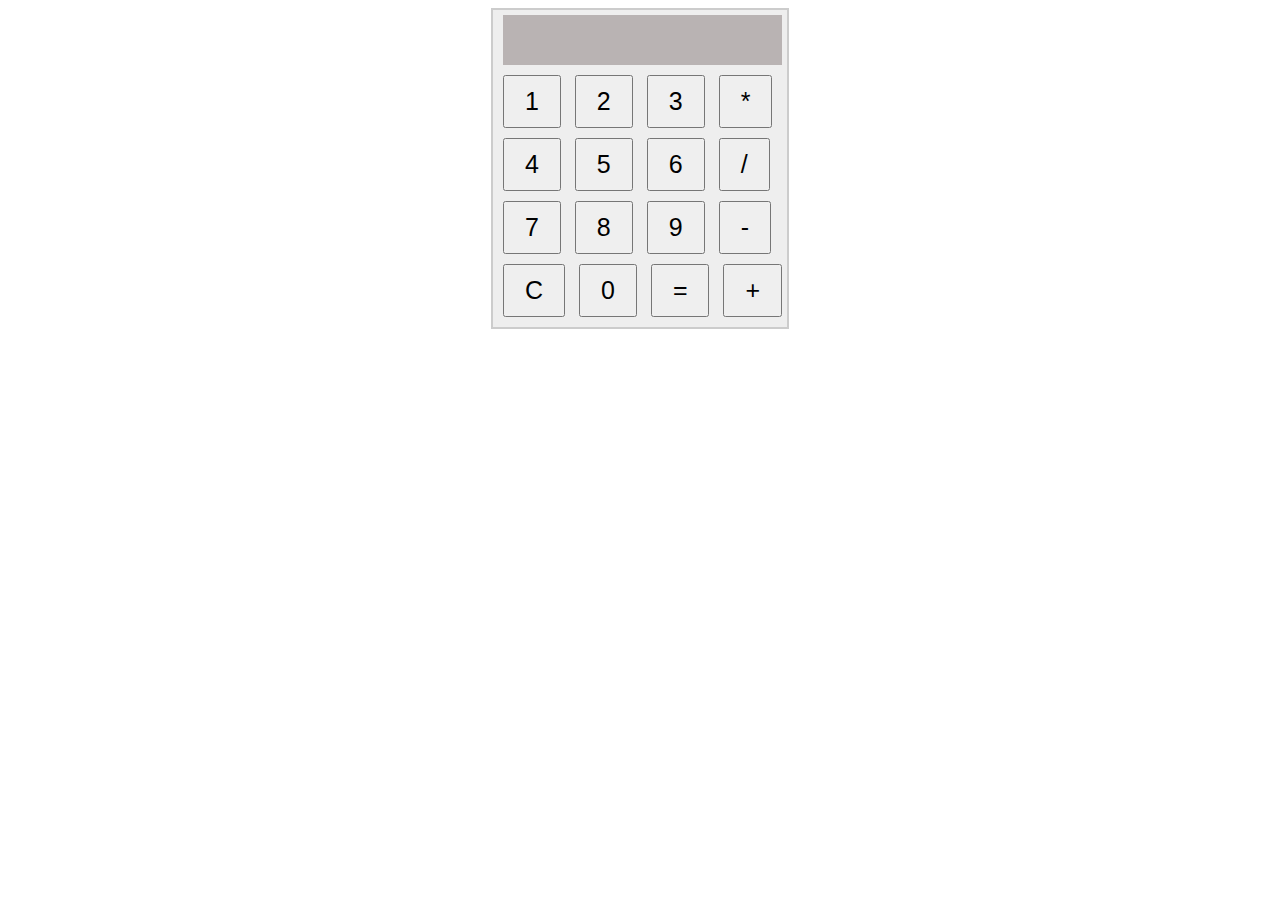
<file: Calculette/index.html>
<!DOCTYPE html>
<html lang="en">
  <head>
    <meta charset="UTF-8" />
    <meta http-equiv="X-UA-Compatible" content="IE=edge" />
    <meta name="viewport" content="width=device-width, initial-scale=1.0" />
    <title>Calculette</title>
    <link rel="stylesheet" href="calculette.css" />
  </head>
  <body>
    <section class="calculatrice">
      <div class="resBox">
        <span class="result"></span>
      </div>
      <div>
        <button class="btn">1</button>
        <button class="btn">2</button>
        <button class="btn">3</button>
        <button class="btn">*</button>
      </div>
      <button class="btn">4</button>
      <button class="btn">5</button>
      <button class="btn">6</button>
      <button class="btn">/</button>
      <div>
        <button class="btn">7</button>
        <button class="btn">8</button>
        <button class="btn">9</button>
        <button class="btn">-</button>
      </div>
      <div>
        <button class="btnC">C</button>
        <button class="btn">0</button>
        <button class="btnEqual">=</button>
        <button class="btn">+</button>
      </div>
    </section>
    <script src="calculette.js"></script>
  </body>
</html>
</file>
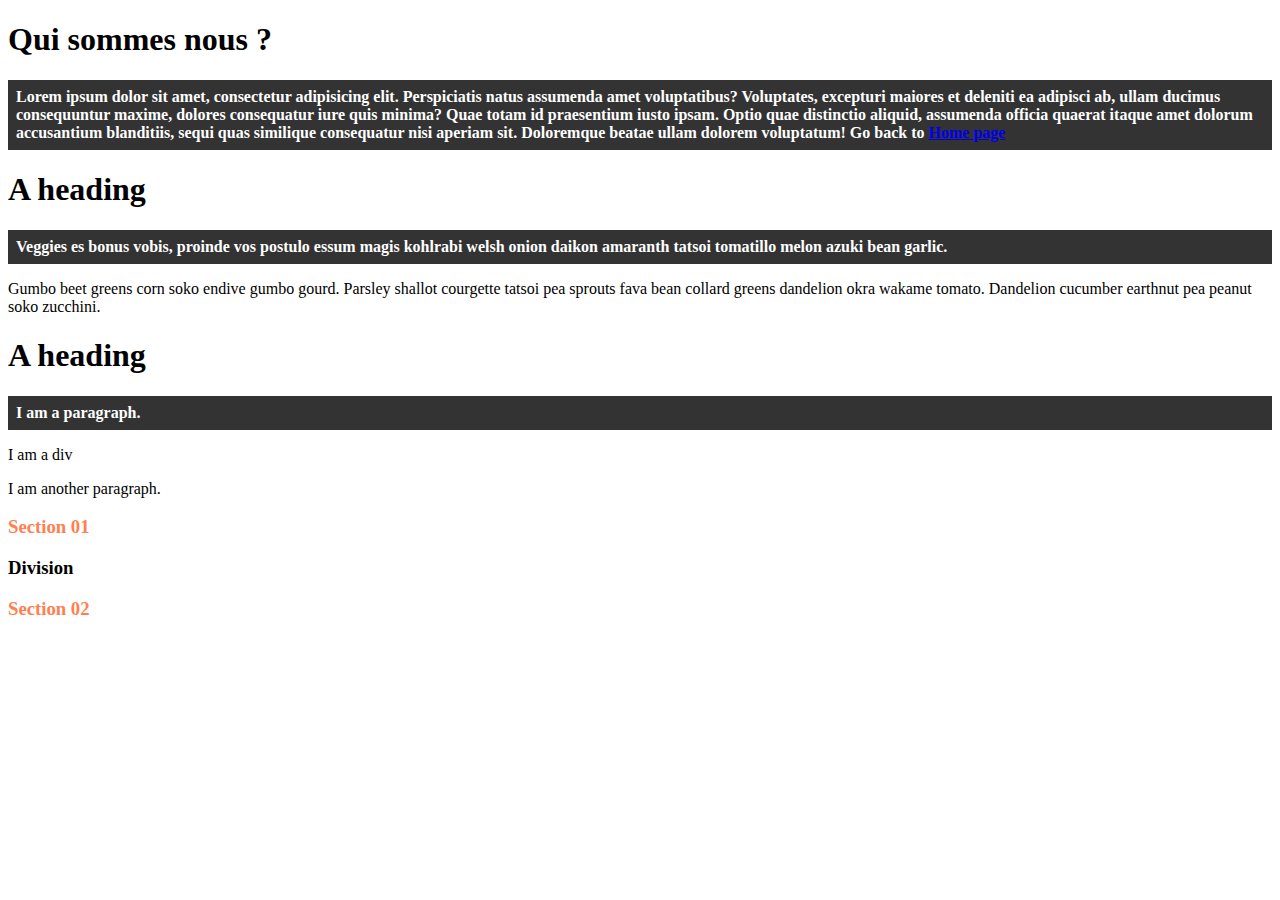
<file: About us.html>
<!DOCTYPE html>
<html>
  <head>
    <title>About us</title>
    <link rel="stylesheet" href="css/Style.css" />
    <link rel="preconnect" href="https://fonts.gstatic.com" />
    <link
      href="https://fonts.googleapis.com/css2?family=Roboto:ital,wght@0,100;1,500;1,900&display=swap"
      rel="stylesheet"
    />
  </head>
  <body>
    <h1>Qui sommes nous ?</h1>
    <p title="Latin fillup2">
      Lorem ipsum dolor sit amet, consectetur adipisicing elit. Perspiciatis
      natus assumenda amet voluptatibus? Voluptates, excepturi maiores et
      deleniti ea adipisci ab, ullam ducimus consequuntur maxime, dolores
      consequatur iure quis minima? Quae totam id praesentium iusto ipsam. Optio
      quae distinctio aliquid, assumenda officia quaerat itaque amet dolorum
      accusantium blanditiis, sequi quas similique consequatur nisi aperiam sit.
      Doloremque beatae ullam dolorem voluptatum! Go back to
      <a href="./index.html">Home page</a>
    </p>
    <article>
      <h1>A heading</h1>
      <p>
        Veggies es bonus vobis, proinde vos postulo essum magis kohlrabi welsh
        onion daikon amaranth tatsoi tomatillo melon azuki bean garlic.
      </p>
      <p>
        Gumbo beet greens corn soko endive gumbo gourd. Parsley shallot
        courgette tatsoi pea sprouts fava bean collard greens dandelion okra
        wakame tomato. Dandelion cucumber earthnut pea peanut soko zucchini.
      </p>
    </article>
    <article>
      <h1>A heading</h1>
      <p>I am a paragraph.</p>
      <div>I am a div</div>
      <p>I am another paragraph.</p>
    </article>

    <section>
      <h3>Section 01</h3>
    </section>
    <div>
      <h3>Division</h3>
    </div>
    <section>
      <h3>Section 02</h3>
    </section>
  </body>
</html>
</file>
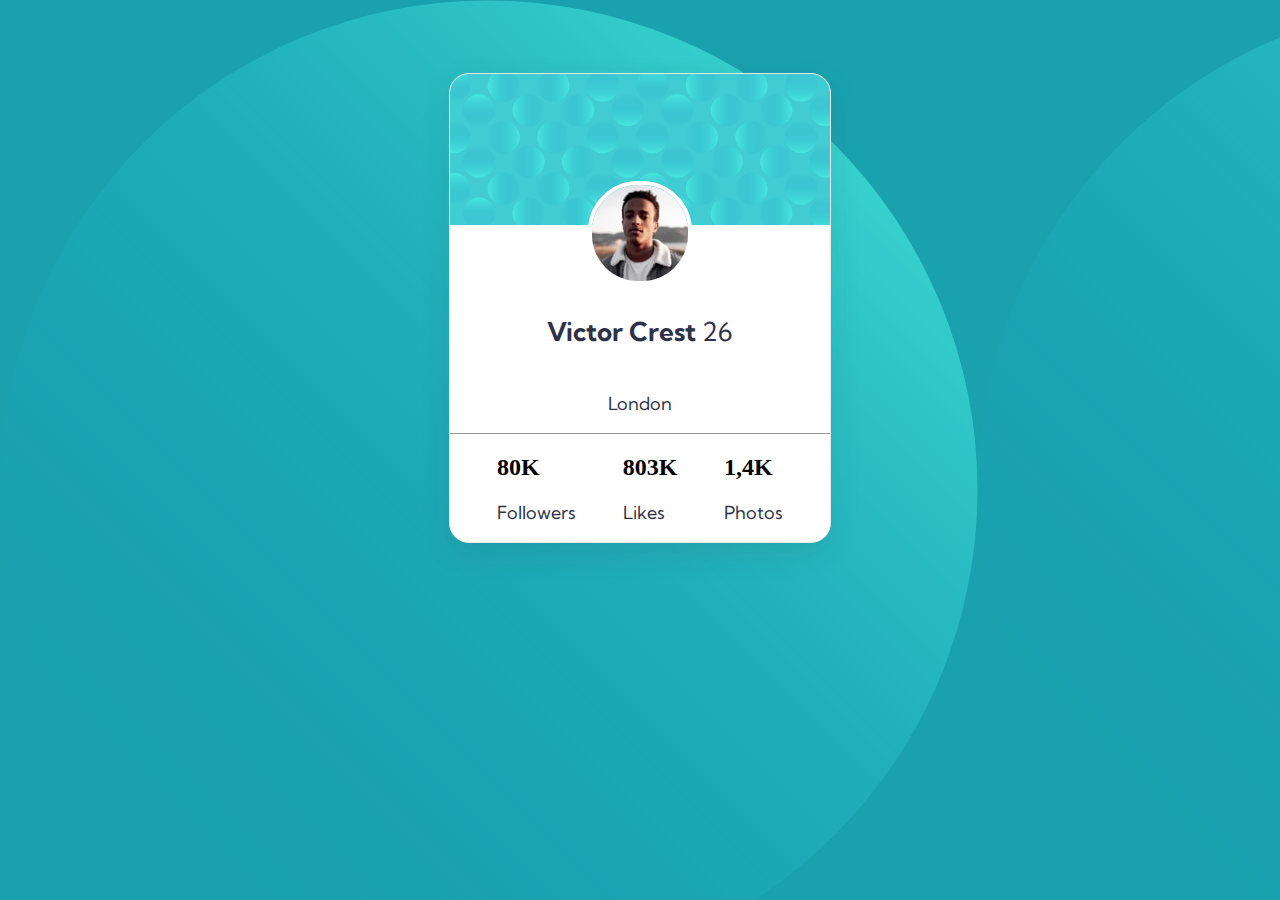
<file: csslayout.html>
<!DOCTYPE html>
<html lang="en">
  <head>
    <meta charset="UTF-8" />
    <meta http-equiv="X-UA-Compatible" content="IE=edge" />
    <meta name="viewport" content="width=device-width, initial-scale=1.0" />
    <title>Document</title>
    <link rel="stylesheet" href="css/csslayout.css" />
    <link rel="preconnect" href="https://fonts.gstatic.com" />
    <link
      href="https://fonts.googleapis.com/css2?family=Roboto:wght@100;500&display=swap"
      rel="stylesheet"
    />
    <link rel="preconnect" href="https://fonts.gstatic.com" />
    <link
      href="https://fonts.googleapis.com/css2?family=Kumbh+Sans:wght@400;700&display=swap"
      rel="stylesheet"
    />
  </head>
  <body class="body">
    <div class="design">
      <img src="./res/bg-pattern-card.svg" alt="card" width="100%" />
      <div class="place2">
        <div>
          <img class="div2" src="./res/image-victor.jpg" alt="victor" />
        </div>
      </div>
      <div class="div3">
        <p class="victor">Victor Crest <span class="span">26</span></p>
        <p class="london">London</p>
      </div>
      <div class="div4">
        <div>
          <h2>80K</h2>
          <p>Followers</p>
        </div>
        <div>
          <h2>803K</h2>
          <p>Likes</p>
        </div>
        <div>
          <h2>1,4K</h2>
          <p>Photos</p>
        </div>
      </div>
    </div>
  </body>
</html>
</file>
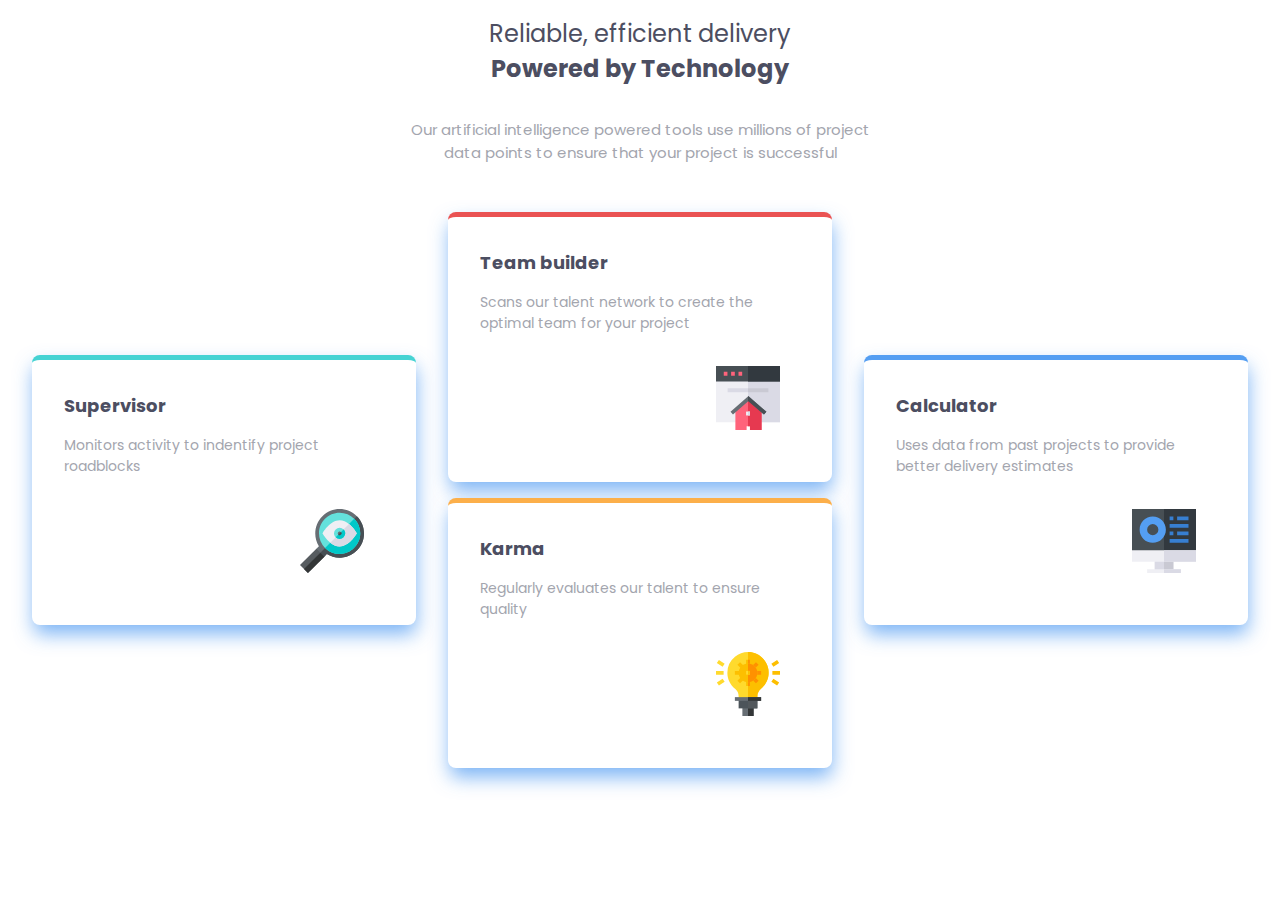
<file: exercice2.html>
<!DOCTYPE html>
<html lang="en">
  <head>
    <meta charset="UTF-8" />
    <meta http-equiv="X-UA-Compatible" content="IE=edge" />
    <meta name="viewport" content="width=device-width, initial-scale=1.0" />
    <title>AI</title>
    <link rel="stylesheet" href="css/exercice2.css" />
    <link rel="preconnect" href="https://fonts.gstatic.com" />
    <link
      href="https://fonts.googleapis.com/css2?family=Poppins:wght@200;400;600&display=swap"
      rel="stylesheet"
    />
  </head>
  <body class="general">
    <section>
      <div class="intro">
        <p class="slogan">
          Reliable, efficient delivery <br />
          <span class="span">Powered by Technology</span>
        </p>
        <p class="paragraph">
          Our artificial intelligence powered tools use millions of project
          <br />
          data points to ensure that your project is successful
        </p>
      </div>
      <div class="boxes">
        <div class="carte borderCyan">
          <h3>Supervisor</h3>
          <p>Monitors activity to indentify project roadblocks</p>
          <div class="icon">
            <img src="./res/icon-supervisor.svg" alt="loupe" />
          </div>
        </div>
        <div>
          <div class="carte borderRed">
            <h3>Team builder</h3>
            <p>
              Scans our talent network to create the optimal team for your
              project
            </p>
            <div class="icon">
              <img src="./res/icon-team-builder.svg" alt="TeamBuilder" />
            </div>
          </div>
          <div class="carte borderOrange">
            <h3>Karma</h3>
            <p>Regularly evaluates our talent to ensure quality</p>
            <div class="icon">
              <img class="flex" src="./res/icon-karma.svg" alt="LightBolb" />
            </div>
          </div>
        </div>

        <div class="carte borderBlue">
          <h3>Calculator</h3>
          <p>
            Uses data from past projects to provide better delivery estimates
          </p>
          <div class="icon">
            <img class="flex" src="./res/icon-calculator.svg" alt="PC" />
          </div>
        </div>
      </div>
    </section>
  </body>
</html>
</file>
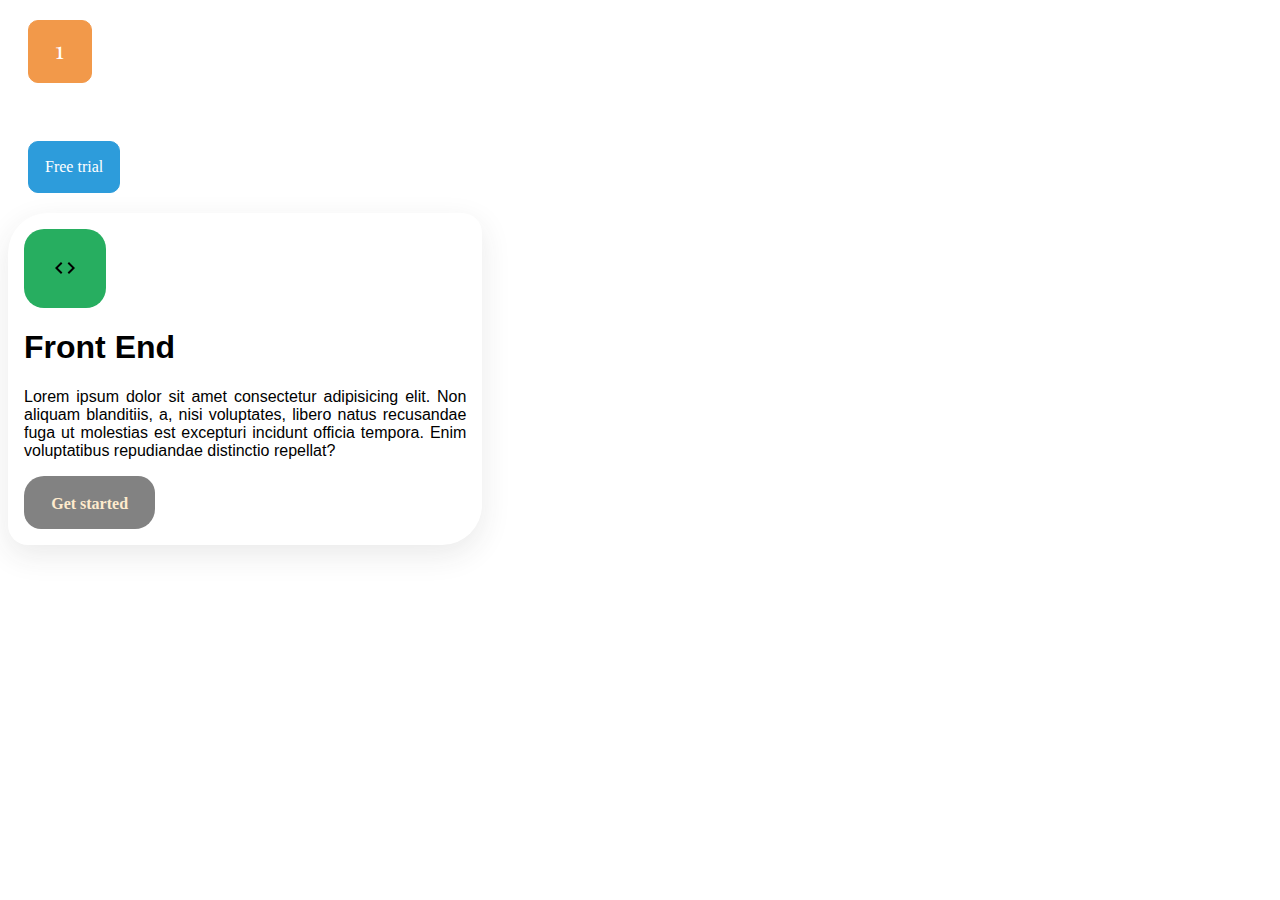
<file: Index2.html>
<!DOCTYPE html>
<html lang="en">
  <head>
    <meta charset="UTF-8" />
    <meta http-equiv="X-UA-Compatible" content="IE=edge" />
    <meta name="viewport" content="width=device-width, initial-scale=1.0" />
    <title>CSS2</title>
    <link rel="stylesheet" href="css/Style2.css" />
    <link rel="preconnect" href="https://fonts.gstatic.com" />
    <link
      href="https://fonts.googleapis.com/css2?family=Playfair+Display:wght@500&display=swap"
      rel="stylesheet"
    />
    <link rel="preconnect" href="https://fonts.gstatic.com" />
    <link
      href="https://fonts.googleapis.com/css2?family=Playfair+Display:wght@500&display=swap"
      rel="stylesheet"
    />
  </head>
  <body>
    <section>
      <div class="div1">
        <span>1</span>
      </div>
      <br />
      <div>
        <button class="button">Free trial</button>
      </div>
    </section>
    <section class="section2">
      <div class="code">
        <img src="./res/code_black_24dp.svg" alt="code" />
      </div>
      <div class="paragraph">
        <h1>Front End</h1>
        <p>
          Lorem ipsum dolor sit amet consectetur adipisicing elit. Non aliquam
          blanditiis, a, nisi voluptates, libero natus recusandae fuga ut
          molestias est excepturi incidunt officia tempora. Enim voluptatibus
          repudiandae distinctio repellat?
        </p>
      </div>
      <div>
        <button class="started">Get started</button>
      </div>
    </section>
  </body>
</html>
</file>
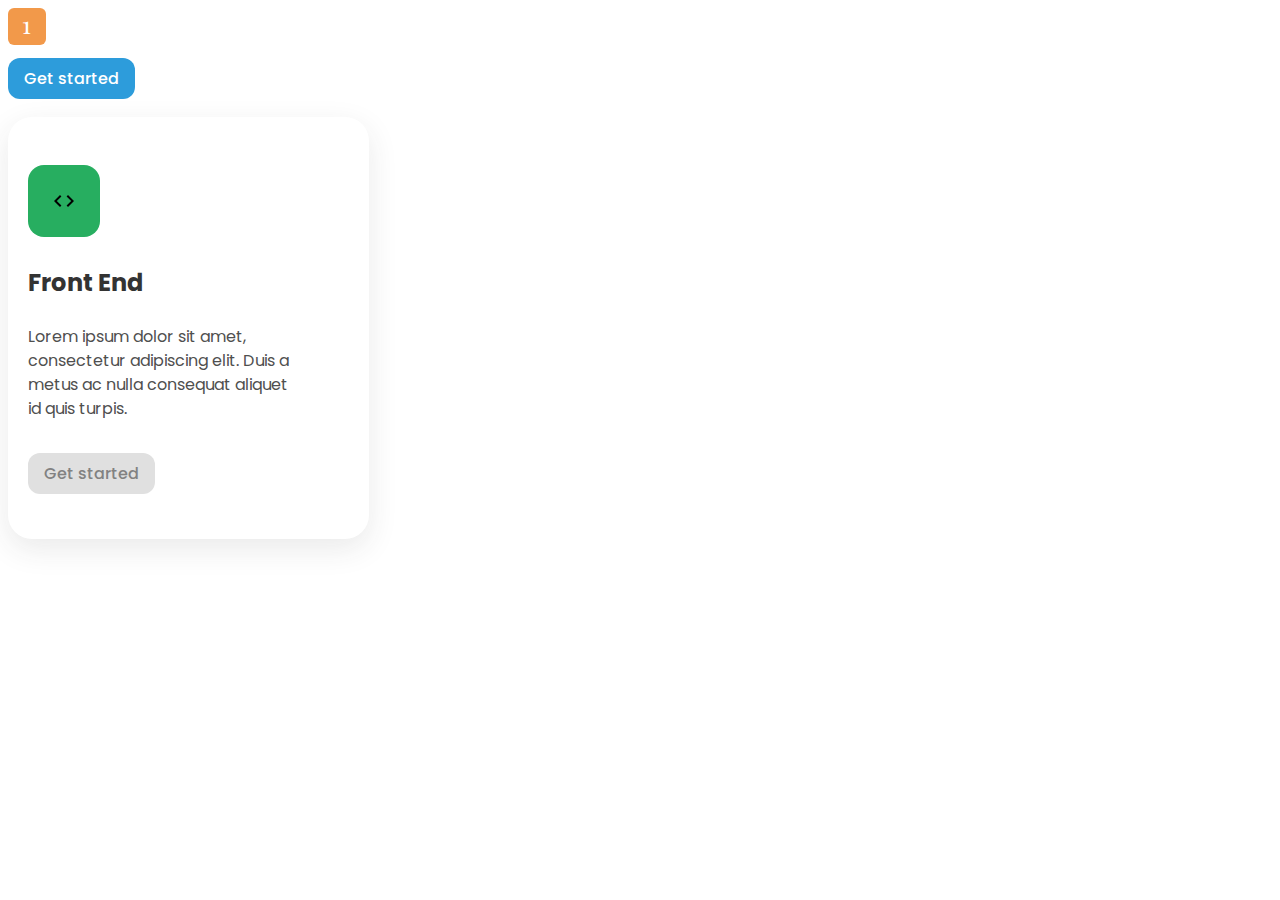
<file: index2corrigé.html>
<!DOCTYPE html>
<html lang="en">
  <head>
    <meta charset="UTF-8" />
    <meta http-equiv="X-UA-Compatible" content="IE=edge" />
    <meta name="viewport" content="width=device-width, initial-scale=1.0" />
    <link rel="stylesheet" href="./css/Style2corrigé.css" />
    <link rel="preconnect" href="https://fonts.gstatic.com" />
    <link
      href="https://fonts.googleapis.com/css2?family=Playfair+Display:wght@700&display=swap"
      rel="stylesheet"
    />
    <link
      href="https://fonts.googleapis.com/css2?family=Poppins:wght@500;700&display=swap"
      rel="stylesheet"
    />
    <title>Document</title>
  </head>

  <body>
    <span class="number">1</span>
    <br />
    <br />
    <button class="submit">Get started</button>
    <br />
    <br />
    <div class="card">
      <img src="./res/code_black_24dp.svg" alt="code" />
      <h3>Front End</h3>
      <p>
        Lorem ipsum dolor sit amet, consectetur adipiscing elit. Duis a metus ac
        nulla consequat aliquet id quis turpis.
      </p>
      <button class="submit">Get started</button>
    </div>
  </body>
</html>
</file>
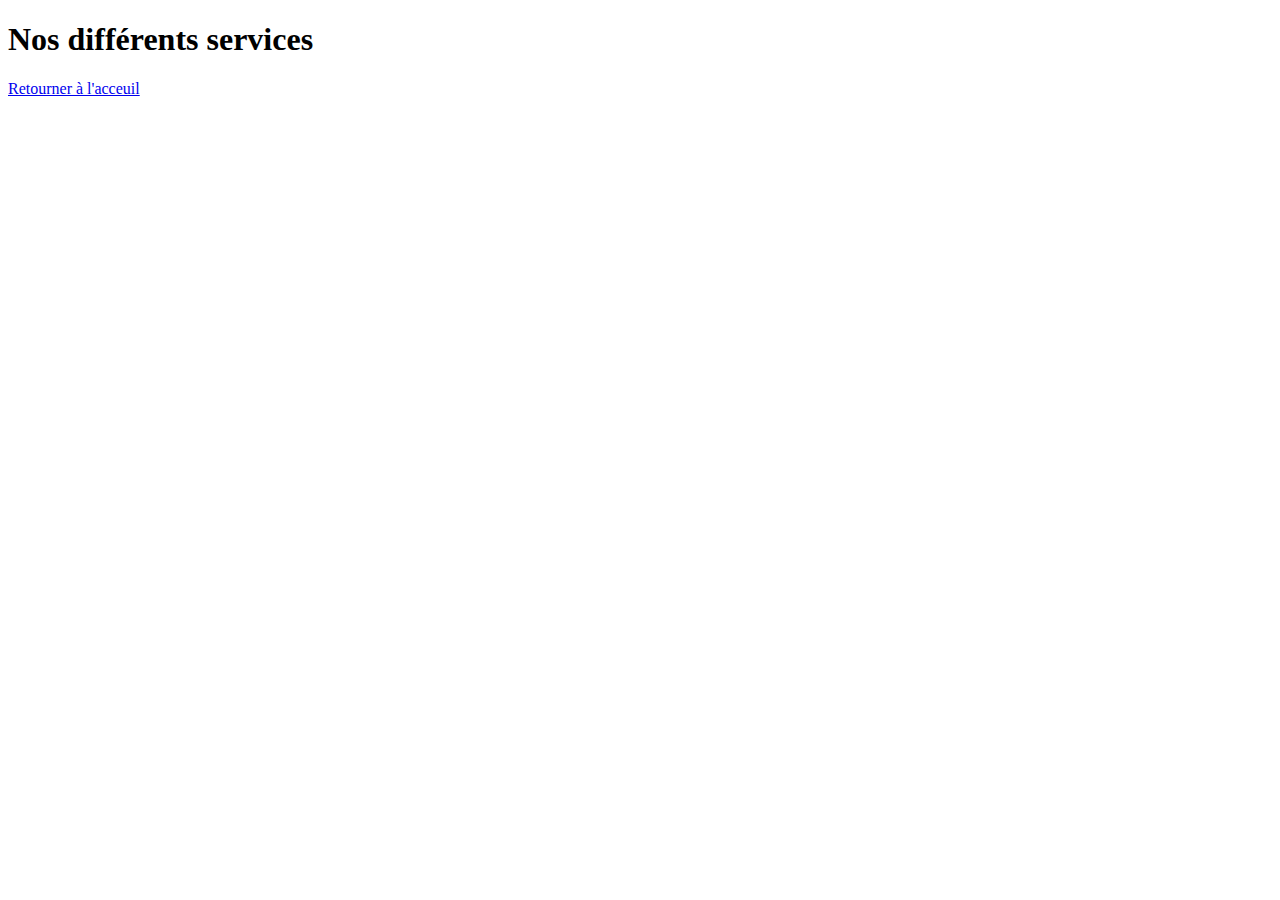
<file: Assessment/NosServices.html>
<!DOCTYPE html>
<html lang="en">
<head>
    <meta charset="UTF-8">
    <meta http-equiv="X-UA-Compatible" content="IE=edge">
    <meta name="viewport" content="width=device-width, initial-scale=1.0">
    <title>Nos services</title>
</head>
<body>
    <p>
        <h1>Nos différents services</h1>
    </p>
    <a href="./Acceuil.html"> Retourner à l'acceuil</a>
</body>
</html>
</file>
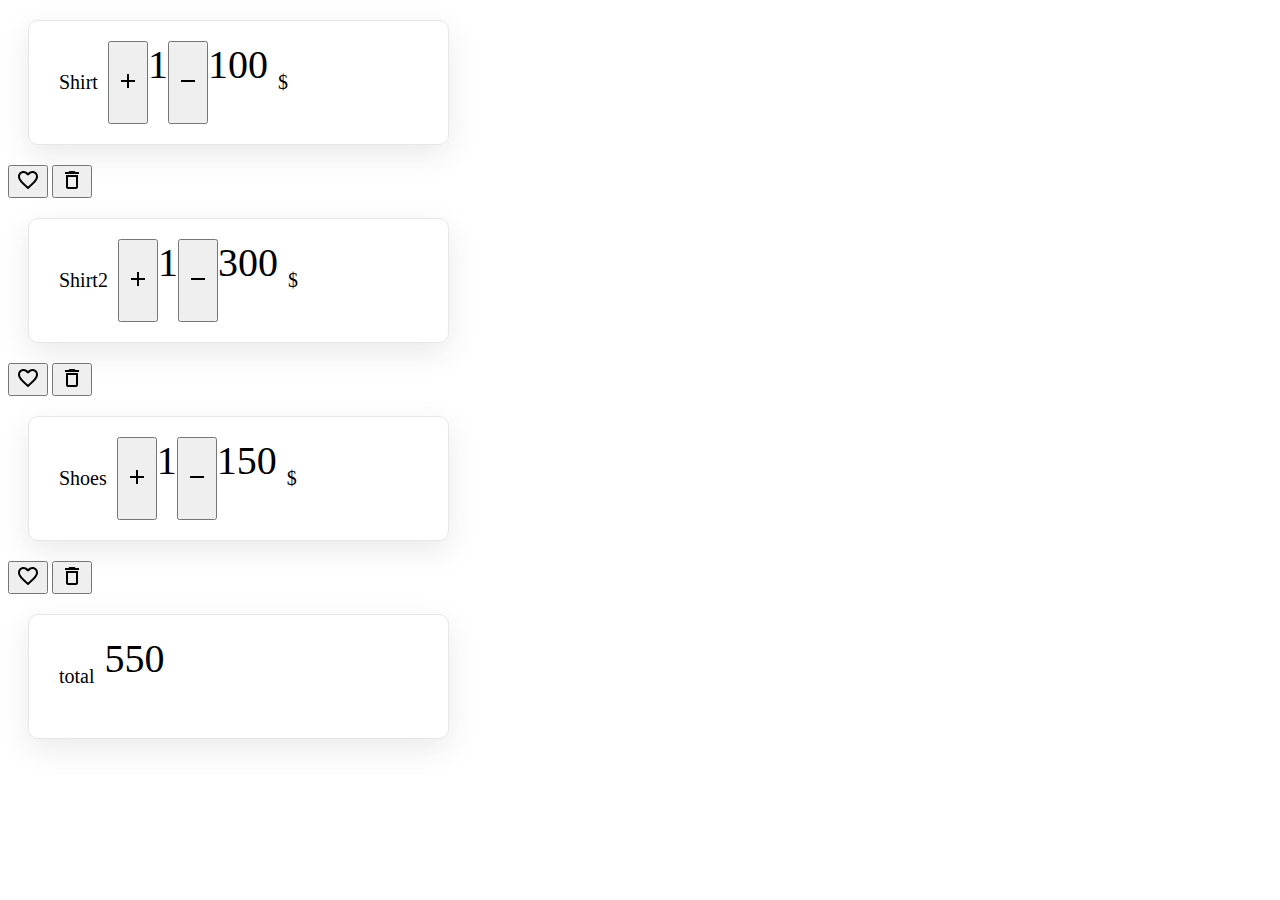
<file: Checkpoint 6/checkpoint.html>
<!DOCTYPE html>
<html lang="en">
  <head>
    <meta charset="UTF-8" />
    <meta http-equiv="X-UA-Compatible" content="IE=edge" />
    <meta name="viewport" content="width=device-width, initial-scale=1.0" />
    <title>Checkpoint</title>
    <link rel="stylesheet" href="/Checkpoint 6/checkpoint.css" />
  </head>
  <body>
    <section>
      <div class="produit">
        <p>Shirt</p>
        <button class="plus">
          <img src="/res/add_black_24dp.svg" />
        </button>
        <span class="quantité">1</span>
        <button class="moins">
          <img src="/res/remove_black_24dp.svg" />
        </button>
        <span class="prix">100</span>
        <p>$</p>
      </div>
      <div>
        <button class="fav">
          <img src="/res/favorite_border_black_24dp.svg" />
        </button>
        <button class="delete">
          <img src="/res/delete_black_24dp.svg" />
        </button>
      </div>
    </section>
    <section>
      <div class="produit">
        <p>Shirt2</p>
        <button class="plus">
          <img src="/res/add_black_24dp.svg" />
        </button>
        <span class="quantité">1</span>
        <button class="moins">
          <img src="/res/remove_black_24dp.svg" />
        </button>
        <span class="prix">300</span>
        <p>$</p>
      </div>
      <div>
        <button class="fav">
          <img src="/res/favorite_border_black_24dp.svg" />
        </button>
        <button class="delete">
          <img src="/res/delete_black_24dp.svg" />
        </button>
      </div>
    </section>
    <section>
      <div class="produit">
        <p>Shoes</p>
        <button class="plus">
          <img src="/res/add_black_24dp.svg" />
        </button>
        <span class="quantité">1</span>
        <button class="moins">
          <img src="/res/remove_black_24dp.svg" />
        </button>
        <span class="prix">150</span>
        <p>$</p>
      </div>
      <div>
        <button class="fav">
          <img src="/res/favorite_border_black_24dp.svg" />
        </button>
        <button class="delete">
          <img src="/res/delete_black_24dp.svg" />
        </button>
      </div>
    </section>
    <section class="produit">
      <div>
        <p>total</p>
      </div>
      <div>
        <span class="total">550</span>
      </div>
    </section>
    <script src="/Checkpoint 6/checkpoint.js"></script>
  </body>
</html>
</file>
<file: Calculette/calculette.css>
.calculatrice {
  background-color: #eeeeee;
  border: 2px solid #cccccc;
  margin: auto;
  padding-left: 5px;
  padding-bottom: 5px;
  width: fit-content;
  height: fit-content;
}

.btn {
  padding: 10px 20px;
  margin: 5px;
  font-size: 25px;
  justify-content: center;
  align-items: center;
}

.btnEqual {
  padding: 10px 20px;
  margin: 5px;
  font-size: 25px;
  justify-content: center;
  align-items: center;
}

.btnC {
  padding: 10px 20px;
  margin: 5px;
  font-size: 25px;
  justify-content: center;
  align-items: center;
}

.resBox {
  border: 1px #b9b3b3;
  background-color: #b9b3b3;
  padding: 15px 20px;
  margin: 5px;
  font-size: 25px;
  height: 20px;
}
</file>
<file: css/Style.css>
/*h1 {
  color: brown;
  border: solid 1px;
  font-family: "Roboto", sans-serif;
  font-weight: 900;
  text-align: center;
} */

.brown {
  color: brown;
  border: solid 1px;
  font-family: "Roboto", sans-serif;
  font-weight: 100;
  text-align: center;
}

.green {
  color: rgb(23, 189, 51);
  border: solid 1px;
  font-family: "Roboto", sans-serif;
  font-weight: 500;
  text-align: center;
}

.blue {
  color: rgb(216, 236, 32);
  border: solid 1px;
  font-family: "Roboto", sans-serif;
  font-weight: 900;
  text-align: center;
}

#Specific,
.blue,
.green {
  border: 5px dashed blue;
}

section h3 {
  color: coral;
}

h1 + p {
  font-weight: bold;
  background-color: #333;
  color: #fff;
  padding: 0.5em;
}

/*article > p {
    font-weight: bold;
    background-color: #333;
    color: #fff;
    padding: .5em;
} */
</file>
<file: css/csslayout.css>
/* {
  margin: 0;
  padding: 0;
} */

.body {
  height: 600px;
  display: flex;
  justify-content: center;
  align-items: center;
  background-color: hsl(185, 75%, 39%);
  background-image: url(/res/bg-pattern-bottom.svg);
  background-image: url(/res/bg-pattern-top.svg);
}

.design {
  width: 30%;
  border: 1px solid #e7e7e7;
  background-color: #ffffff;
  border-radius: 20px;
  box-shadow: 0px 10px 30px rgba(51, 51, 51, 0.1);
  overflow: hidden;
}

.place2 {
  display: flex;
  justify-content: center;
}

.div2 {
  border-radius: 50px;
  margin-top: -3rem;
  border: solid 4px #ffffff;
}

.div3 {
  display: flex;
  align-items: center;
  flex-direction: column;
}
.victor {
  font-family: "Kumbh Sans", sans-serif;
  font-size: 26px;
  font-weight: bold;
  color: hsl(229, 23%, 23%);
}

.span {
  font-family: "Kumbh Sans", sans-serif;
  color: hsl(229, 23%, 23%);
  font-size: 26px;
  font-weight: initial;
}

.london {
  font-family: "Kumbh Sans", sans-serif;
  color: hsl(229, 23%, 23%);
  font-size: 18px;
  font-weight: initial;
}

.div > h2 {
  font-family: "Kumbh Sans", sans-serif;
  font-size: 18px;
  font-weight: bold;
  color: hsl(229, 23%, 23%);
}

h2 + p {
  font-family: "Kumbh Sans", sans-serif;
  font-size: 18px;
  color: hsl(229, 23%, 23%);
}

.div4 {
  display: flex;
  justify-content: space-evenly;
  border-top: solid 1px hsl(0, 0%, 59%);
}
</file>
<file: css/exercice2.css>
* {
  margin: 0;
  padding: 0;
}

#color {
  color: hsl(0, 78%, 62%);
  color: hsl(180, 62%, 55%);
  color: hsl(34, 97%, 64%);
  color: hsl(212, 86%, 64%);
  color: hsl(234, 12%, 34%);
  color: hsl(229, 6%, 66%);
  color: hsl(0, 0%, 98%);
}

.general {
  font-family: "Poppins", sans-serif;
  font-size: 15px;
}

.intro {
  flex-direction: column;
  display: flex;
  align-items: center;
  text-align: center;
}

.slogan {
  margin: 1rem 0rem;
  font-weight: 400px;
  font-size: 24px;
  color: hsl(234, 12%, 34%);
}

.span {
  font-weight: bold;
}

.paragraph {
  font-weight: 200px;
  color: hsl(229, 6%, 66%);
  margin: 1rem 0rem 2rem 0rem;
}

.carte {
  border: 0px solid #e7e7e7;
  background-color: #ffffff;
  border-radius: 8px;
  box-shadow: 1px 10px 19px -1px rgba(84, 158, 242, 0.77);
  overflow: hidden;
  margin: 1rem;
  padding: 2rem;
  width: 25vw;
}

.icon {
  display: flex;
  justify-content: flex-end;
  margin: 20px;
}

.borderCyan {
  border-top: solid 5px;
  border-color: hsl(180, 62%, 55%);
}

.borderRed {
  border-top: solid 5px hsl(0, 78%, 62%);
}

.borderOrange {
  border-top: solid 5px;
  border-color: hsl(34, 97%, 64%);
}

.borderBlue {
  border-top: solid 5px;
  border-color: hsl(212, 86%, 64%);
}

h3 {
  font-size: 18px;
  font-weight: 600px;
  color: hsl(234, 12%, 34%);
}

h3 + p {
  font-size: 14px;
  font-weight: 200px;
  color: hsl(229, 6%, 66%);
  margin: 1rem 0rem 2rem 0rem;
}

.boxes {
  display: flex;
  justify-content: center;
  align-items: center;
  /*flex-wrap: wrap;*/
}

@media (max-width: 1000px) {
  .boxes {
    display: flex;
    flex-direction: column;
  }
  .carte {
    min-width: 250px;
  }
}
</file>
<file: css/Style2.css>
h1:hover {
  background-color: aquamarine;
  transition: all 3s;
  margin: 20px;
}

.div1 {
  color: #ffffff;
  border: 1px solid #f2994a;
  background-color: #f2994a;
  font-family: "Playfair Display";
  font-size: 24px;
  padding: 0.5em 1.1em 0.7em 1.1em;
  border-radius: 10px;
  margin: 20px;
  width: fit-content;
}

.button {
  color: #ffffff;
  border: 1px solid #2d9cdb;
  background-color: #2d9cdb;
  font-family: "Poppins";
  font-size: 16px;
  padding: 1em;
  border-radius: 10px;
  margin: 20px;
}

.section2 {
  width: 35%;
  border: 0px solid #e7e7e7;
  background-color: #ffffff;
  border-radius: 40px 20px;
  padding: 1em;
  box-shadow: 0px 10px 30px rgba(51, 51, 51, 0.1);
}

.code {
  width: fit-content;
  border: 1px #27ae60;
  background-color: #27ae60;
  border-radius: 20px 20px;
  padding: 1.7em 1.8em 1.5em 1.8em;
  font-family: Poppins;
  font-size: 16px;
  font-weight: bold;
}

.paragraph {
  text-align: justify;
  font-family: -apple-system, BlinkMacSystemFont, "Segoe UI", Roboto, Oxygen,
    Ubuntu, Cantarell, "Open Sans", "Helvetica Neue", sans-serif;
}

.started {
  color: blanchedalmond;
  border: 1px #828282;
  background-color: #828282;
  transition: all 0.5s;
  width: fit-content;
  border-radius: 20px 17px;
  padding: 1.2em 1.7em 1em 1.7em;
  font-family: Poppins;
  font-size: 16px;
  font-weight: bold;
}

.started:hover {
  color: black;
  background-color: #6ac4f8;
  transition: all 0.5s;
  font-weight: bold;
}

.colors {
  color: #4f4f4f #333333 #828282 #ffffff;
  color: #2d9cdb #e0e0e0 #27ae60;
}
</file>
<file: css/Style2corrigé.css>
.number {
  font-family: "Playfair Display", serif;
  font-size: 24px;
  color: #ffffff;
  background-color: #f2994a;
  padding: 0em 0.6em 0.2em 0.6em;
  border-radius: 6px;
}

.submit {
  font-family: "Poppins", sans-serif;
  font-weight: 500;
  background-color: #2d9cdb;
  border: none;
  color: #ffffff;
  border-radius: 12px;
  font-size: 16px;
  padding: 0.5em 1em;
}
.card {
  width: 341px;
  height: 422px;
  background: #ffffff;
  box-shadow: 0px 10px 30px rgba(51, 51, 51, 0.1);
  border-radius: 24px;
  padding-left: 1.25em;
}

.card > p {
  width: 80%;
  font-family: "Poppins", sans-serif;
  font-style: normal;
  font-weight: normal;
  font-size: 16px;
  line-height: 24px;
  color: #4f4f4f;
  margin-bottom: 2rem;
}

.card > h3 {
  font-family: "Poppins", sans-serif;
  font-style: normal;
  font-weight: bold;
  font-size: 24px;
  line-height: 36px;
  color: #333333;
}

.card > img {
  background: #27ae60;
  border-radius: 16px;
  padding: 1.5rem;
  margin-top: 3rem;
}

.card > button {
  background: #e0e0e0;
  color: #828282;
}

.card > button:hover {
  background-color: #2d9cdb;
  color: #ffffff;
  transition: all 0.5s ease;
}

#a {
  color: #4f4f4f #333333 #828282 #ffffff;
  color: #2d9cdb #e0e0e0 #27ae60;
}
</file>
<file: Checkpoint 6/checkpoint.css>
.produit {
  display: flex;
  width: 30%;
  border: 1px solid #e7e7e7;
  background-color: #ffffff;
  border-radius: 10px;
  box-shadow: 0px 10px 30px rgba(51, 51, 51, 0.1);
  overflow: hidden;
  padding: 20px;
  margin: 20px;
}

span {
  font-size: 40px;
}

p {
  font-size: 20px;
  padding: 10px;
}

button > * {
  pointer-events: none;
}
</file>
